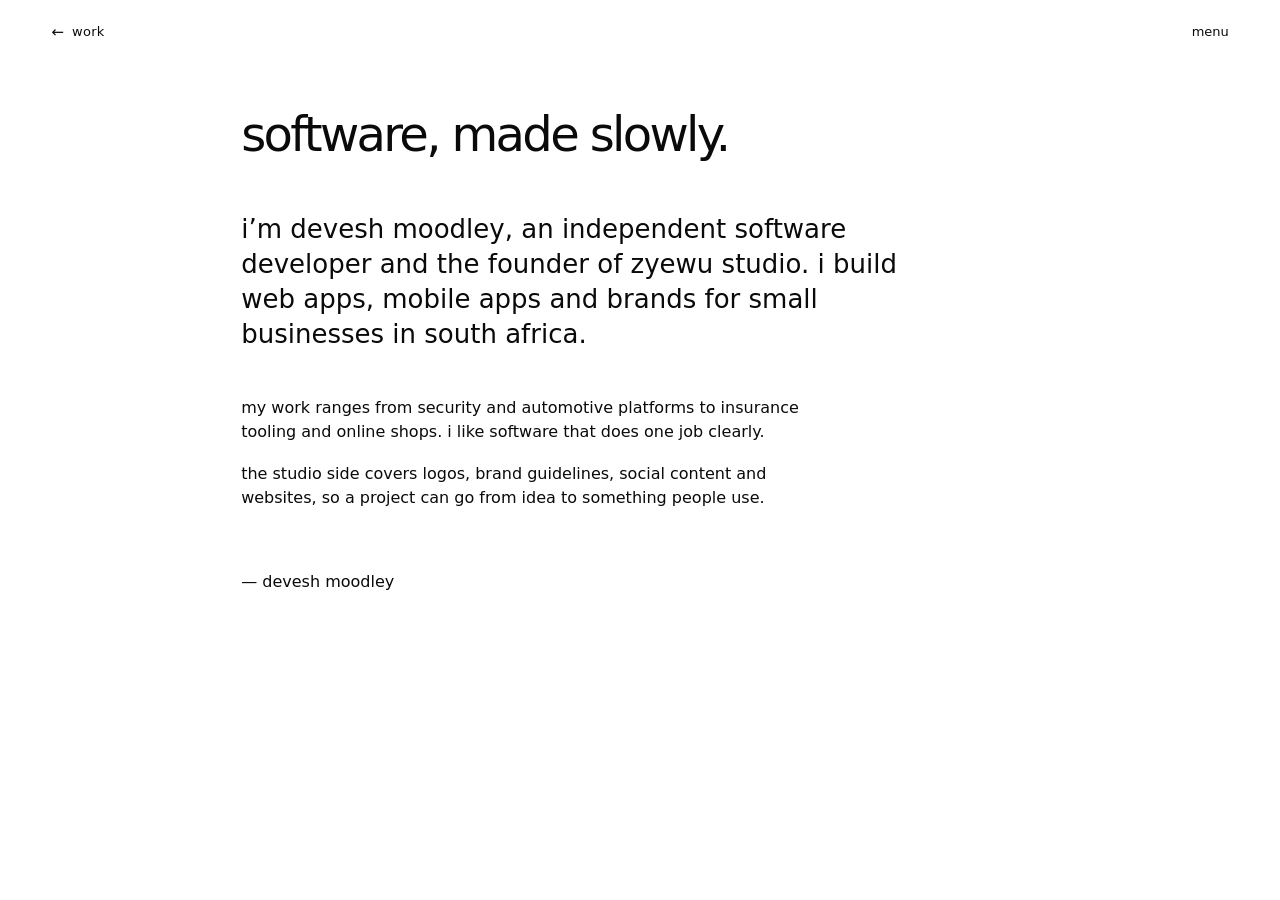
<file: about.html>
<!doctype html>
<html lang="en" class="no-js">
<head>
  <meta charset="utf-8">
  <meta name="viewport" content="width=device-width, initial-scale=1">
  <title>about — devesh moodley</title>
  <meta name="description" content="a short introduction.">
  <meta name="theme-color" content="#ffffff">
  <link rel="stylesheet" href="assets/css/style.css?v=6">
  <link rel="icon" href="assets/favicon.svg" type="image/svg+xml">
  <script>document.documentElement.className = "js";</script>
</head>
<body class="is-ready">

  <a class="skip-link" href="#main">skip to content</a>

  <header class="bar">
    <a class="bar__back" href="works.html"><span aria-hidden="true">←</span>work</a>
    <button
      class="menu"
      type="button"
      data-nav-open
      aria-label="open navigation"
      aria-haspopup="dialog"
      aria-expanded="false"
      aria-controls="nav"
    >
      <span class="roll" aria-hidden="true">
        <span class="roll__track">
          <span>menu</span>
          <span>menu</span>
        </span>
      </span>
    </button>
  </header>

  <main class="about" id="main">
    <h1 class="about__title">software, made slowly.</h1>

    <p class="about__intro">
      i&rsquo;m devesh moodley, an independent software developer and the founder of zyewu studio.
      i build web apps, mobile apps and brands for small businesses in south africa.
    </p>

    <div class="about__body">
      <p>
        my work ranges from security and automotive platforms to insurance tooling and
        online shops. i like software that does one job clearly.
      </p>
      <p>
        the studio side covers logos, brand guidelines, social content and websites,
        so a project can go from idea to something people use.
      </p>
    </div>

    <p class="about__signoff">— devesh moodley</p>
  </main>

  <div
    class="nav"
    id="nav"
    data-nav
    role="dialog"
    aria-modal="true"
    aria-label="navigation"
    aria-hidden="true"
    inert
  >
    <div class="nav__inner">
      <div class="nav__top">
        <a class="roll" href="index.html" aria-label="devesh moodley, home">
          <span class="roll__track" aria-hidden="true">
            <span>devesh moodley</span>
            <span>devesh moodley</span>
          </span>
        </a>
        <button class="menu" type="button" data-nav-close aria-label="close navigation">
          <span class="roll" aria-hidden="true">
            <span class="roll__track">
              <span>close</span>
              <span>close</span>
            </span>
          </span>
        </button>
      </div>

      <div class="nav__center">
        <nav class="nav__list" aria-label="main">
          <a class="nav__link" href="index.html">home</a>
          <a class="nav__link" href="works.html">works</a>
          <a class="nav__link" href="about.html" aria-current="page">about</a>
          <a class="nav__link" href="contact.html">contact</a>
        </nav>
      </div>
    </div>
  </div>

  <script src="assets/js/site.js?v=4" defer></script>
</body>
</html>
</file>
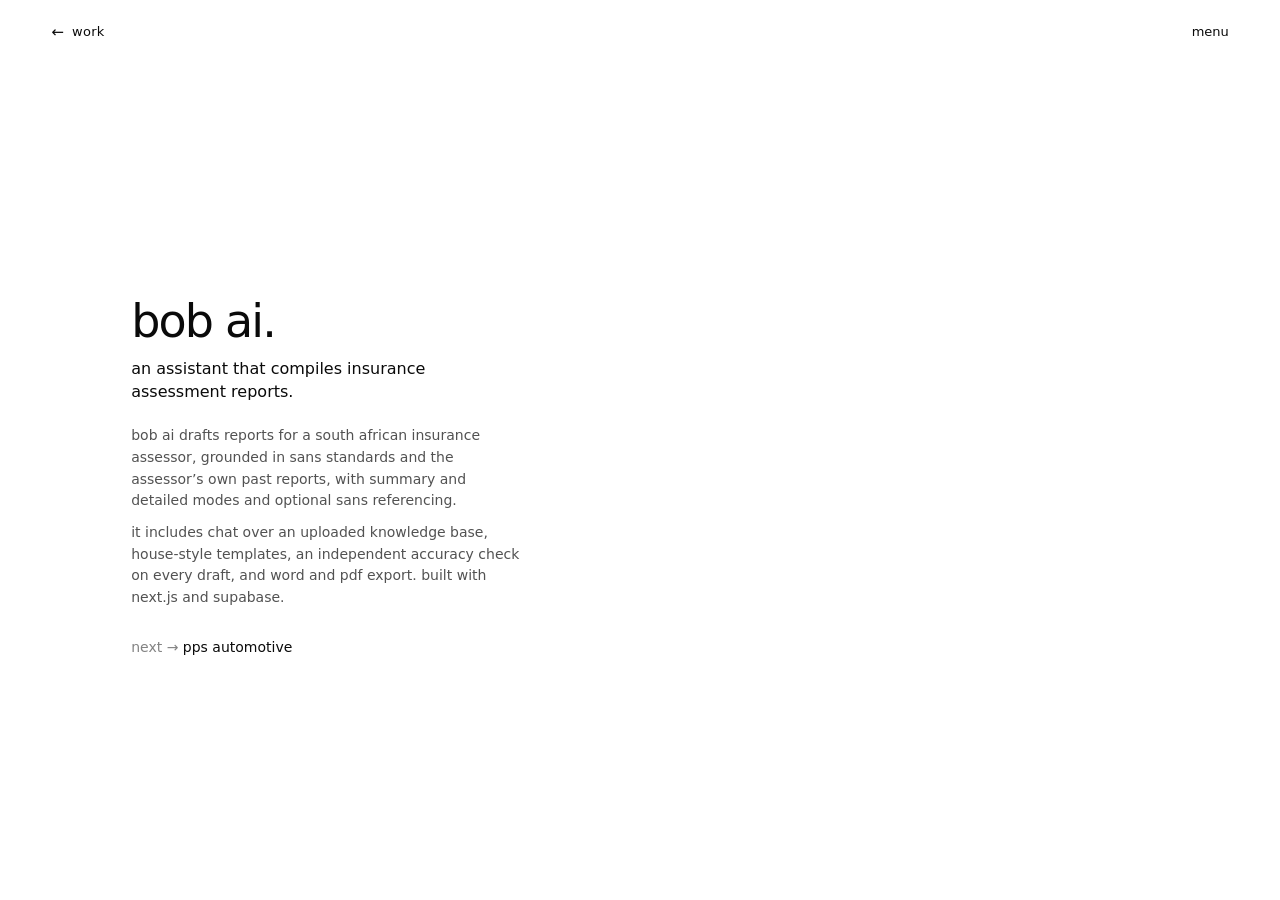
<file: bob-ai.html>
<!doctype html>
<html lang="en" class="no-js">
<head>
  <meta charset="utf-8">
  <meta name="viewport" content="width=device-width, initial-scale=1">
  <title>bob ai — devesh moodley</title>
  <meta name="description" content="bob ai, a project by devesh moodley.">
  <meta name="theme-color" content="#ffffff">
  <link rel="stylesheet" href="assets/css/style.css?v=6">
  <link rel="icon" href="assets/favicon.svg" type="image/svg+xml">
  <script>document.documentElement.className = "js";</script>
</head>
<body class="is-ready">

  <a class="skip-link" href="#main">skip to content</a>

  <header class="bar">
    <a class="bar__back" href="works.html"><span aria-hidden="true">←</span>work</a>
    <button
      class="menu"
      type="button"
      data-nav-open
      aria-label="open navigation"
      aria-haspopup="dialog"
      aria-expanded="false"
      aria-controls="nav"
    >
      <span class="roll" aria-hidden="true">
        <span class="roll__track">
          <span>menu</span>
          <span>menu</span>
        </span>
      </span>
    </button>
  </header>

  <main class="project" id="main">
    <article>
      <h1 class="project__title">bob ai.</h1>

      <p class="project__lede">
        an assistant that compiles insurance assessment reports.
      </p>

      <div class="project__body">
        <p>bob ai drafts reports for a south african insurance assessor, grounded in sans standards and the assessor&rsquo;s own past reports, with summary and detailed modes and optional sans referencing.</p>
        <p>it includes chat over an uploaded knowledge base, house-style templates, an independent accuracy check on every draft, and word and pdf export. built with next.js and supabase.</p>
      </div>

      <nav class="project__next" aria-label="next project">
        <a href="pps-automotive.html">pps automotive</a>
      </nav>
    </article>
  </main>

  <div
    class="nav"
    id="nav"
    data-nav
    role="dialog"
    aria-modal="true"
    aria-label="navigation"
    aria-hidden="true"
    inert
  >
    <div class="nav__inner">
      <div class="nav__top">
        <a class="roll" href="index.html" aria-label="devesh moodley, home">
          <span class="roll__track" aria-hidden="true">
            <span>devesh moodley</span>
            <span>devesh moodley</span>
          </span>
        </a>
        <button class="menu" type="button" data-nav-close aria-label="close navigation">
          <span class="roll" aria-hidden="true">
            <span class="roll__track">
              <span>close</span>
              <span>close</span>
            </span>
          </span>
        </button>
      </div>

      <div class="nav__center">
        <nav class="nav__list" aria-label="main">
          <a class="nav__link" href="index.html">home</a>
          <a class="nav__link" href="works.html" aria-current="page">works</a>
          <a class="nav__link" href="about.html">about</a>
          <a class="nav__link" href="contact.html">contact</a>
        </nav>
      </div>
    </div>
  </div>

  <script src="assets/js/site.js?v=4" defer></script>
</body>
</html>
</file>
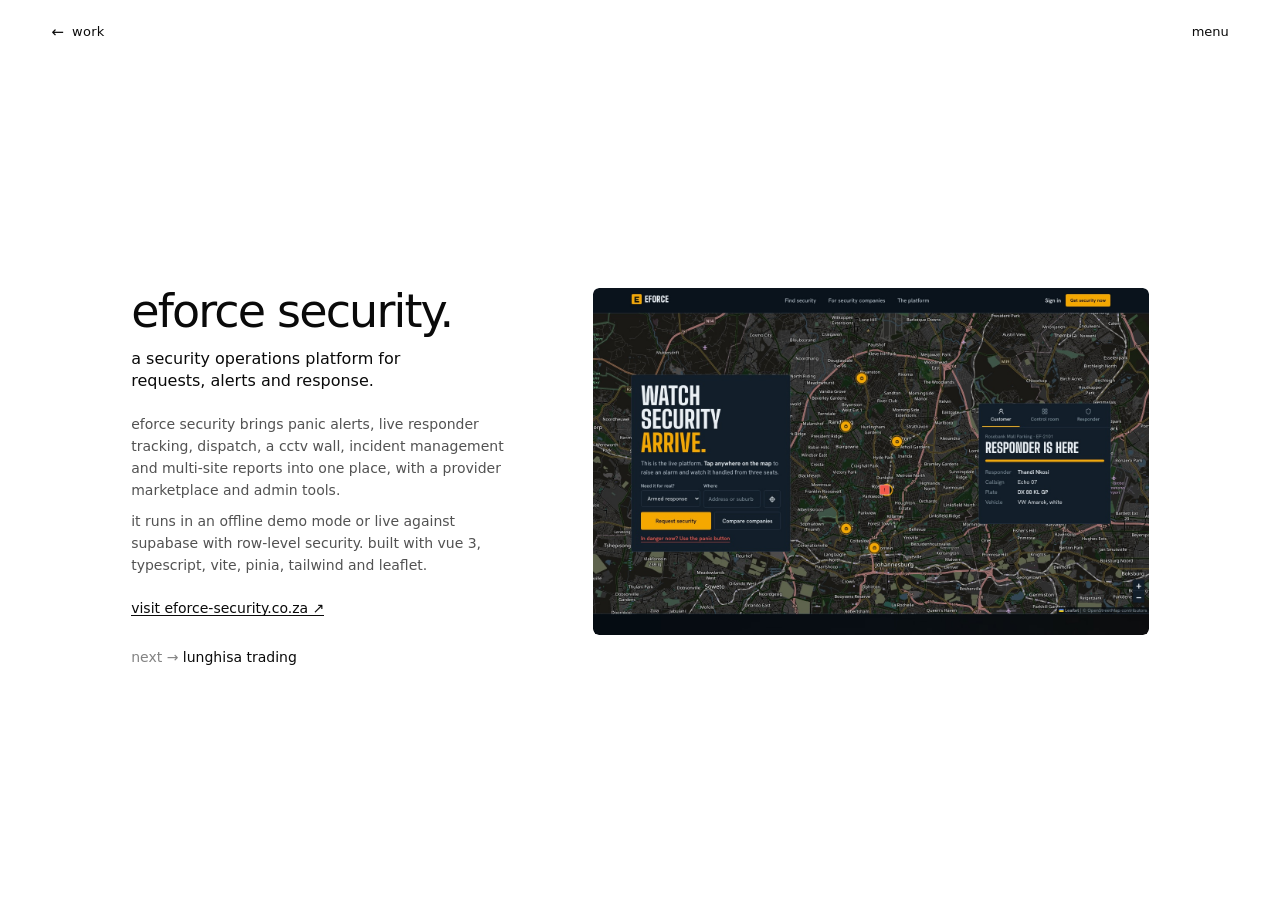
<file: eforce-security.html>
<!doctype html>
<html lang="en" class="no-js">
<head>
  <meta charset="utf-8">
  <meta name="viewport" content="width=device-width, initial-scale=1">
  <title>eforce security — devesh moodley</title>
  <meta name="description" content="eforce security, a project by devesh moodley.">
  <meta name="theme-color" content="#ffffff">
  <link rel="stylesheet" href="assets/css/style.css?v=6">
  <link rel="icon" href="assets/favicon.svg" type="image/svg+xml">
  <script>document.documentElement.className = "js";</script>
</head>
<body class="is-ready">

  <a class="skip-link" href="#main">skip to content</a>

  <header class="bar">
    <a class="bar__back" href="works.html"><span aria-hidden="true">←</span>work</a>
    <button
      class="menu"
      type="button"
      data-nav-open
      aria-label="open navigation"
      aria-haspopup="dialog"
      aria-expanded="false"
      aria-controls="nav"
    >
      <span class="roll" aria-hidden="true">
        <span class="roll__track">
          <span>menu</span>
          <span>menu</span>
        </span>
      </span>
    </button>
  </header>

  <main class="project" id="main">
    <article>
      <h1 class="project__title">eforce security.</h1>

      <p class="project__lede">
        a security operations platform for requests, alerts and response.
      </p>

      <figure class="project__figure">
        <img src="assets/img/eforce-security.jpg" alt="screenshot of the eforce security platform home page" width="1440" height="900">
      </figure>

      <div class="project__body">
        <p>eforce security brings panic alerts, live responder tracking, dispatch, a cctv wall, incident management and multi-site reports into one place, with a provider marketplace and admin tools.</p>
        <p>it runs in an offline demo mode or live against supabase with row-level security. built with vue 3, typescript, vite, pinia, tailwind and leaflet.</p>
      </div>

      <p class="project__visit">
        <a href="https://www.eforce-security.co.za" target="_blank" rel="noopener noreferrer">visit eforce-security.co.za ↗</a>
      </p>

      <nav class="project__next" aria-label="next project">
        <a href="lunghisa-trading.html">lunghisa trading</a>
      </nav>
    </article>
  </main>

  <div
    class="nav"
    id="nav"
    data-nav
    role="dialog"
    aria-modal="true"
    aria-label="navigation"
    aria-hidden="true"
    inert
  >
    <div class="nav__inner">
      <div class="nav__top">
        <a class="roll" href="index.html" aria-label="devesh moodley, home">
          <span class="roll__track" aria-hidden="true">
            <span>devesh moodley</span>
            <span>devesh moodley</span>
          </span>
        </a>
        <button class="menu" type="button" data-nav-close aria-label="close navigation">
          <span class="roll" aria-hidden="true">
            <span class="roll__track">
              <span>close</span>
              <span>close</span>
            </span>
          </span>
        </button>
      </div>

      <div class="nav__center">
        <nav class="nav__list" aria-label="main">
          <a class="nav__link" href="index.html">home</a>
          <a class="nav__link" href="works.html" aria-current="page">works</a>
          <a class="nav__link" href="about.html">about</a>
          <a class="nav__link" href="contact.html">contact</a>
        </nav>
      </div>
    </div>
  </div>

  <script src="assets/js/site.js?v=4" defer></script>
</body>
</html>
</file>
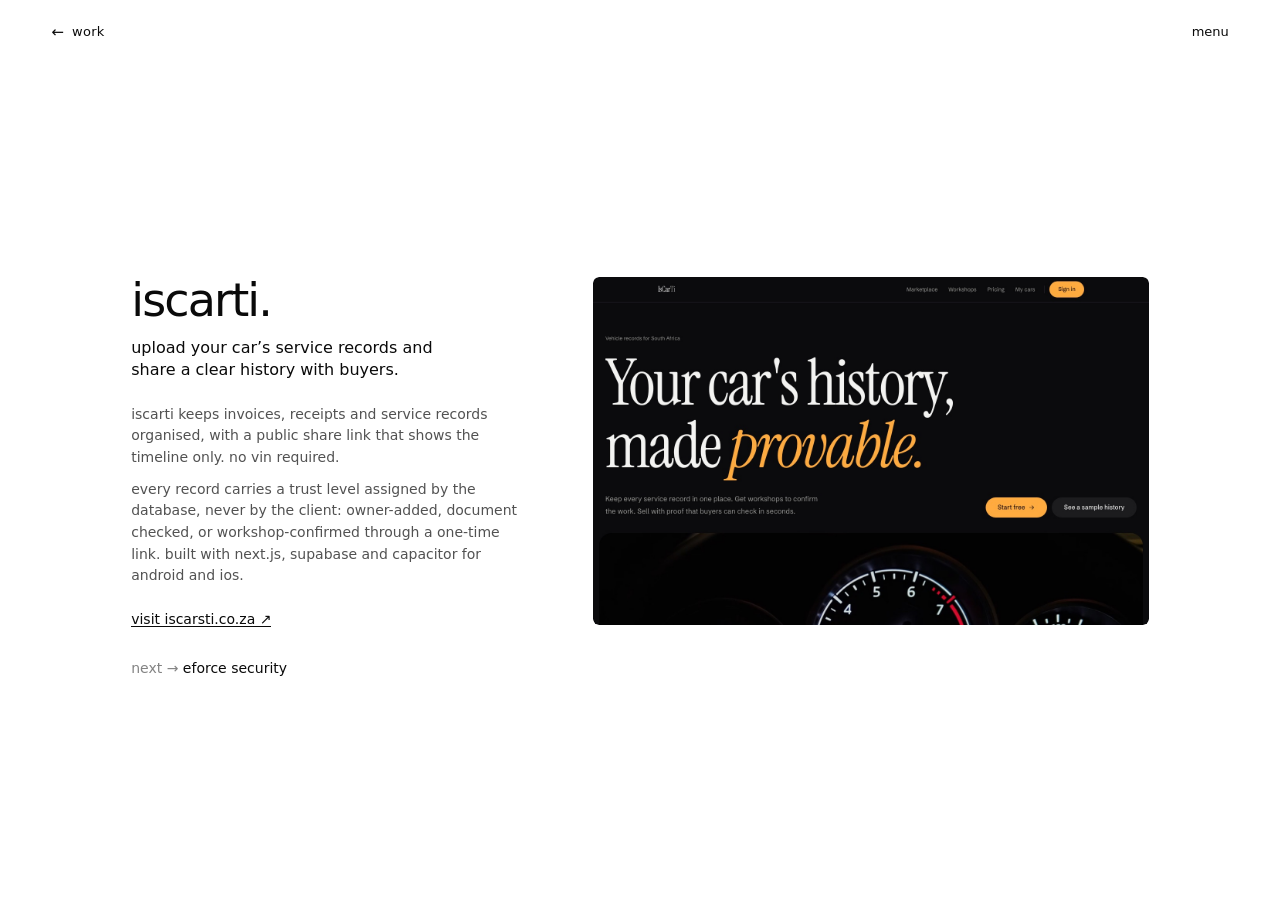
<file: iscarti.html>
<!doctype html>
<html lang="en" class="no-js">
<head>
  <meta charset="utf-8">
  <meta name="viewport" content="width=device-width, initial-scale=1">
  <title>iscarti — devesh moodley</title>
  <meta name="description" content="iscarti, a project by devesh moodley.">
  <meta name="theme-color" content="#ffffff">
  <link rel="stylesheet" href="assets/css/style.css?v=6">
  <link rel="icon" href="assets/favicon.svg" type="image/svg+xml">
  <script>document.documentElement.className = "js";</script>
</head>
<body class="is-ready">

  <a class="skip-link" href="#main">skip to content</a>

  <header class="bar">
    <a class="bar__back" href="works.html"><span aria-hidden="true">←</span>work</a>
    <button
      class="menu"
      type="button"
      data-nav-open
      aria-label="open navigation"
      aria-haspopup="dialog"
      aria-expanded="false"
      aria-controls="nav"
    >
      <span class="roll" aria-hidden="true">
        <span class="roll__track">
          <span>menu</span>
          <span>menu</span>
        </span>
      </span>
    </button>
  </header>

  <main class="project" id="main">
    <article>
      <h1 class="project__title">iscarti.</h1>

      <p class="project__lede">
        upload your car&rsquo;s service records and share a clear history with buyers.
      </p>

      <figure class="project__figure">
        <img src="assets/img/iscarti.jpg" alt="screenshot of the iscarti website home page" width="1440" height="900">
      </figure>

      <div class="project__body">
        <p>iscarti keeps invoices, receipts and service records organised, with a public share link that shows the timeline only. no vin required.</p>
        <p>every record carries a trust level assigned by the database, never by the client: owner-added, document checked, or workshop-confirmed through a one-time link. built with next.js, supabase and capacitor for android and ios.</p>
      </div>

      <p class="project__visit">
        <a href="https://www.iscarsti.co.za" target="_blank" rel="noopener noreferrer">visit iscarsti.co.za ↗</a>
      </p>

      <nav class="project__next" aria-label="next project">
        <a href="eforce-security.html">eforce security</a>
      </nav>
    </article>
  </main>

  <div
    class="nav"
    id="nav"
    data-nav
    role="dialog"
    aria-modal="true"
    aria-label="navigation"
    aria-hidden="true"
    inert
  >
    <div class="nav__inner">
      <div class="nav__top">
        <a class="roll" href="index.html" aria-label="devesh moodley, home">
          <span class="roll__track" aria-hidden="true">
            <span>devesh moodley</span>
            <span>devesh moodley</span>
          </span>
        </a>
        <button class="menu" type="button" data-nav-close aria-label="close navigation">
          <span class="roll" aria-hidden="true">
            <span class="roll__track">
              <span>close</span>
              <span>close</span>
            </span>
          </span>
        </button>
      </div>

      <div class="nav__center">
        <nav class="nav__list" aria-label="main">
          <a class="nav__link" href="index.html">home</a>
          <a class="nav__link" href="works.html" aria-current="page">works</a>
          <a class="nav__link" href="about.html">about</a>
          <a class="nav__link" href="contact.html">contact</a>
        </nav>
      </div>
    </div>
  </div>

  <script src="assets/js/site.js?v=4" defer></script>
</body>
</html>
</file>
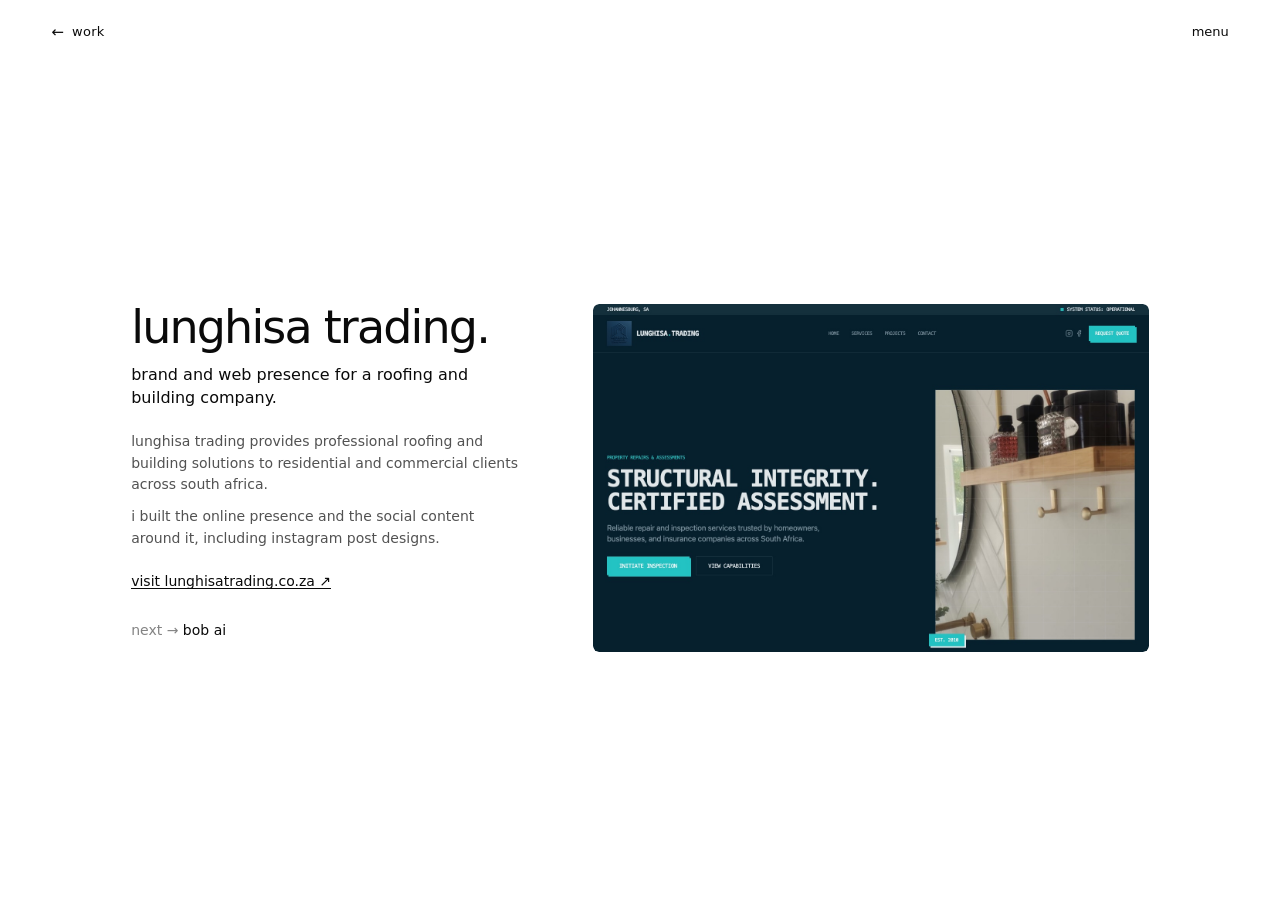
<file: lunghisa-trading.html>
<!doctype html>
<html lang="en" class="no-js">
<head>
  <meta charset="utf-8">
  <meta name="viewport" content="width=device-width, initial-scale=1">
  <title>lunghisa trading — devesh moodley</title>
  <meta name="description" content="lunghisa trading, a project by devesh moodley.">
  <meta name="theme-color" content="#ffffff">
  <link rel="stylesheet" href="assets/css/style.css?v=6">
  <link rel="icon" href="assets/favicon.svg" type="image/svg+xml">
  <script>document.documentElement.className = "js";</script>
</head>
<body class="is-ready">

  <a class="skip-link" href="#main">skip to content</a>

  <header class="bar">
    <a class="bar__back" href="works.html"><span aria-hidden="true">←</span>work</a>
    <button
      class="menu"
      type="button"
      data-nav-open
      aria-label="open navigation"
      aria-haspopup="dialog"
      aria-expanded="false"
      aria-controls="nav"
    >
      <span class="roll" aria-hidden="true">
        <span class="roll__track">
          <span>menu</span>
          <span>menu</span>
        </span>
      </span>
    </button>
  </header>

  <main class="project" id="main">
    <article>
      <h1 class="project__title">lunghisa trading.</h1>

      <p class="project__lede">
        brand and web presence for a roofing and building company.
      </p>

      <figure class="project__figure">
        <img src="assets/img/lunghisa-trading.jpg" alt="screenshot of the lunghisa trading website" width="1440" height="900">
      </figure>

      <div class="project__body">
        <p>lunghisa trading provides professional roofing and building solutions to residential and commercial clients across south africa.</p>
        <p>i built the online presence and the social content around it, including instagram post designs.</p>
      </div>

      <p class="project__visit">
        <a href="https://lunghisatrading.co.za" target="_blank" rel="noopener noreferrer">visit lunghisatrading.co.za ↗</a>
      </p>

      <nav class="project__next" aria-label="next project">
        <a href="bob-ai.html">bob ai</a>
      </nav>
    </article>
  </main>

  <div
    class="nav"
    id="nav"
    data-nav
    role="dialog"
    aria-modal="true"
    aria-label="navigation"
    aria-hidden="true"
    inert
  >
    <div class="nav__inner">
      <div class="nav__top">
        <a class="roll" href="index.html" aria-label="devesh moodley, home">
          <span class="roll__track" aria-hidden="true">
            <span>devesh moodley</span>
            <span>devesh moodley</span>
          </span>
        </a>
        <button class="menu" type="button" data-nav-close aria-label="close navigation">
          <span class="roll" aria-hidden="true">
            <span class="roll__track">
              <span>close</span>
              <span>close</span>
            </span>
          </span>
        </button>
      </div>

      <div class="nav__center">
        <nav class="nav__list" aria-label="main">
          <a class="nav__link" href="index.html">home</a>
          <a class="nav__link" href="works.html" aria-current="page">works</a>
          <a class="nav__link" href="about.html">about</a>
          <a class="nav__link" href="contact.html">contact</a>
        </nav>
      </div>
    </div>
  </div>

  <script src="assets/js/site.js?v=4" defer></script>
</body>
</html>
</file>
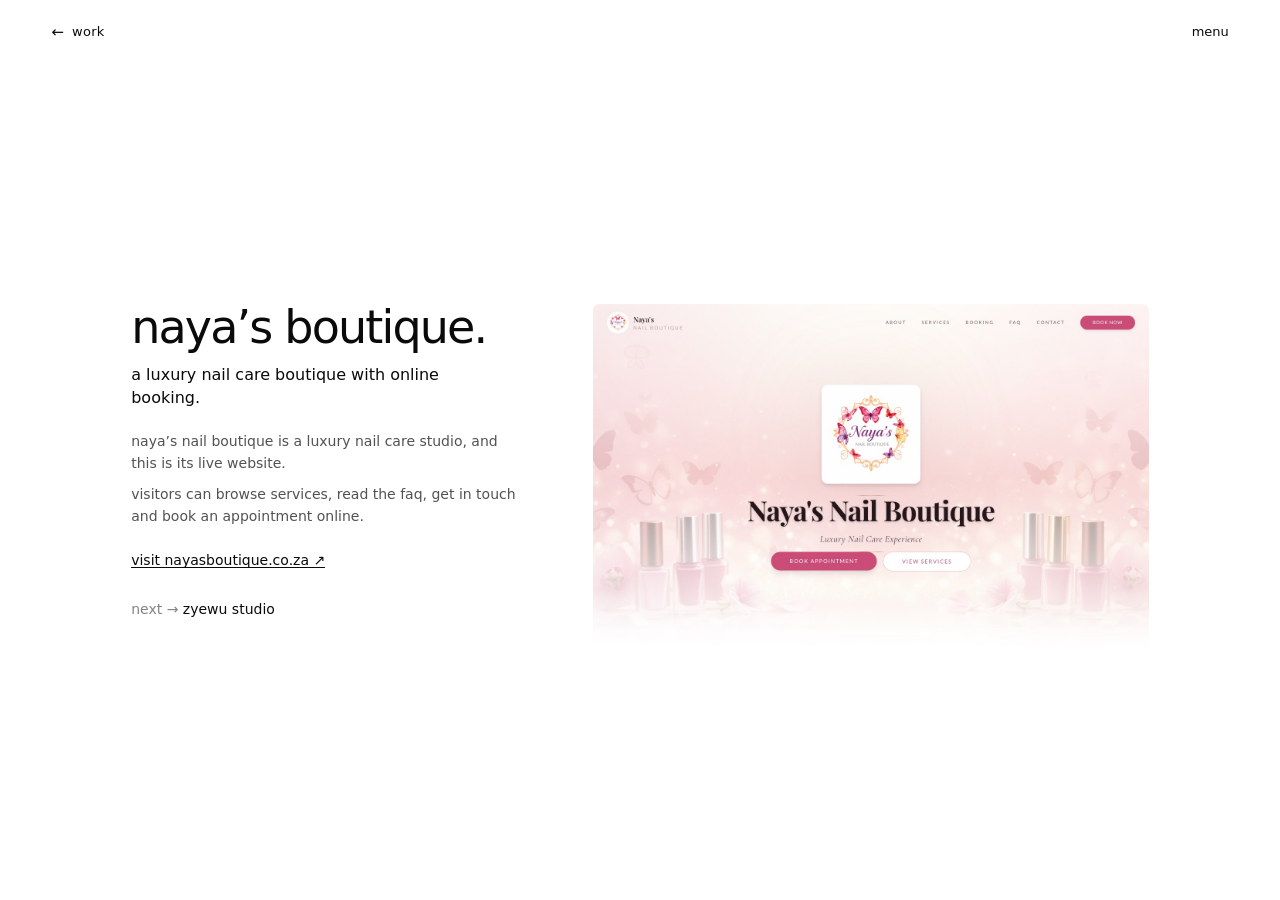
<file: nayas-boutique.html>
<!doctype html>
<html lang="en" class="no-js">
<head>
  <meta charset="utf-8">
  <meta name="viewport" content="width=device-width, initial-scale=1">
  <title>naya’s boutique — devesh moodley</title>
  <meta name="description" content="naya’s boutique, a project by devesh moodley.">
  <meta name="theme-color" content="#ffffff">
  <link rel="stylesheet" href="assets/css/style.css?v=6">
  <link rel="icon" href="assets/favicon.svg" type="image/svg+xml">
  <script>document.documentElement.className = "js";</script>
</head>
<body class="is-ready">

  <a class="skip-link" href="#main">skip to content</a>

  <header class="bar">
    <a class="bar__back" href="works.html"><span aria-hidden="true">←</span>work</a>
    <button
      class="menu"
      type="button"
      data-nav-open
      aria-label="open navigation"
      aria-haspopup="dialog"
      aria-expanded="false"
      aria-controls="nav"
    >
      <span class="roll" aria-hidden="true">
        <span class="roll__track">
          <span>menu</span>
          <span>menu</span>
        </span>
      </span>
    </button>
  </header>

  <main class="project" id="main">
    <article>
      <h1 class="project__title">naya&rsquo;s boutique.</h1>

      <p class="project__lede">
        a luxury nail care boutique with online booking.
      </p>

      <figure class="project__figure">
        <img src="assets/img/nayas-boutique.jpg" alt="screenshot of the naya’s nail boutique website" width="1440" height="900">
      </figure>

      <div class="project__body">
        <p>naya&rsquo;s nail boutique is a luxury nail care studio, and this is its live website.</p>
        <p>visitors can browse services, read the faq, get in touch and book an appointment online.</p>
      </div>

      <p class="project__visit">
        <a href="https://nayasboutique.co.za" target="_blank" rel="noopener noreferrer">visit nayasboutique.co.za ↗</a>
      </p>

      <nav class="project__next" aria-label="next project">
        <a href="zyewu-studio.html">zyewu studio</a>
      </nav>
    </article>
  </main>

  <div
    class="nav"
    id="nav"
    data-nav
    role="dialog"
    aria-modal="true"
    aria-label="navigation"
    aria-hidden="true"
    inert
  >
    <div class="nav__inner">
      <div class="nav__top">
        <a class="roll" href="index.html" aria-label="devesh moodley, home">
          <span class="roll__track" aria-hidden="true">
            <span>devesh moodley</span>
            <span>devesh moodley</span>
          </span>
        </a>
        <button class="menu" type="button" data-nav-close aria-label="close navigation">
          <span class="roll" aria-hidden="true">
            <span class="roll__track">
              <span>close</span>
              <span>close</span>
            </span>
          </span>
        </button>
      </div>

      <div class="nav__center">
        <nav class="nav__list" aria-label="main">
          <a class="nav__link" href="index.html">home</a>
          <a class="nav__link" href="works.html" aria-current="page">works</a>
          <a class="nav__link" href="about.html">about</a>
          <a class="nav__link" href="contact.html">contact</a>
        </nav>
      </div>
    </div>
  </div>

  <script src="assets/js/site.js?v=4" defer></script>
</body>
</html>
</file>
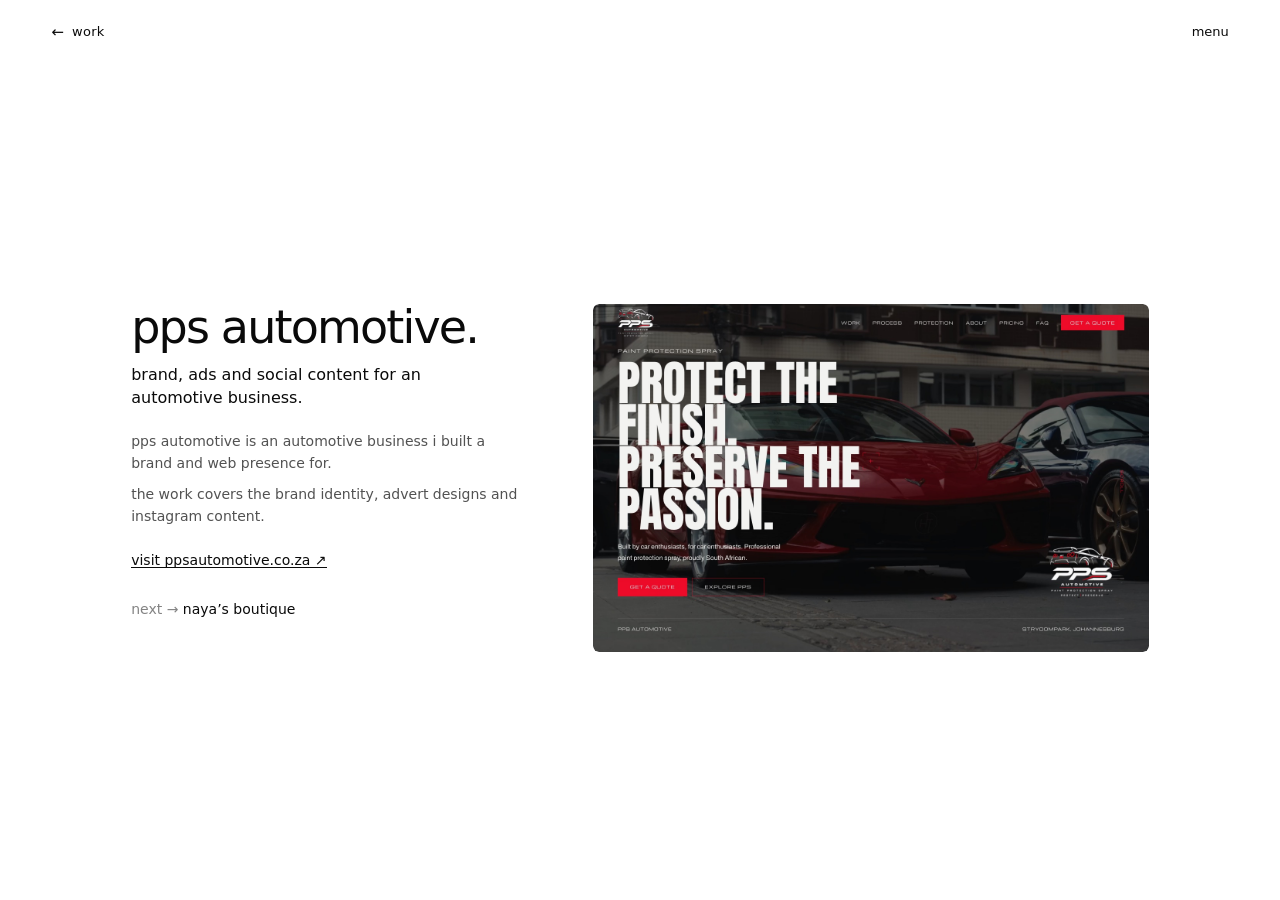
<file: pps-automotive.html>
<!doctype html>
<html lang="en" class="no-js">
<head>
  <meta charset="utf-8">
  <meta name="viewport" content="width=device-width, initial-scale=1">
  <title>pps automotive — devesh moodley</title>
  <meta name="description" content="pps automotive, a project by devesh moodley.">
  <meta name="theme-color" content="#ffffff">
  <link rel="stylesheet" href="assets/css/style.css?v=6">
  <link rel="icon" href="assets/favicon.svg" type="image/svg+xml">
  <script>document.documentElement.className = "js";</script>
</head>
<body class="is-ready">

  <a class="skip-link" href="#main">skip to content</a>

  <header class="bar">
    <a class="bar__back" href="works.html"><span aria-hidden="true">←</span>work</a>
    <button
      class="menu"
      type="button"
      data-nav-open
      aria-label="open navigation"
      aria-haspopup="dialog"
      aria-expanded="false"
      aria-controls="nav"
    >
      <span class="roll" aria-hidden="true">
        <span class="roll__track">
          <span>menu</span>
          <span>menu</span>
        </span>
      </span>
    </button>
  </header>

  <main class="project" id="main">
    <article>
      <h1 class="project__title">pps automotive.</h1>

      <p class="project__lede">
        brand, ads and social content for an automotive business.
      </p>

      <figure class="project__figure">
        <img src="assets/img/pps-automotive.jpg" alt="screenshot of the pps automotive website" width="1440" height="900">
      </figure>

      <div class="project__body">
        <p>pps automotive is an automotive business i built a brand and web presence for.</p>
        <p>the work covers the brand identity, advert designs and instagram content.</p>
      </div>

      <p class="project__visit">
        <a href="https://ppsautomotive.co.za" target="_blank" rel="noopener noreferrer">visit ppsautomotive.co.za ↗</a>
      </p>

      <nav class="project__next" aria-label="next project">
        <a href="nayas-boutique.html">naya&rsquo;s boutique</a>
      </nav>
    </article>
  </main>

  <div
    class="nav"
    id="nav"
    data-nav
    role="dialog"
    aria-modal="true"
    aria-label="navigation"
    aria-hidden="true"
    inert
  >
    <div class="nav__inner">
      <div class="nav__top">
        <a class="roll" href="index.html" aria-label="devesh moodley, home">
          <span class="roll__track" aria-hidden="true">
            <span>devesh moodley</span>
            <span>devesh moodley</span>
          </span>
        </a>
        <button class="menu" type="button" data-nav-close aria-label="close navigation">
          <span class="roll" aria-hidden="true">
            <span class="roll__track">
              <span>close</span>
              <span>close</span>
            </span>
          </span>
        </button>
      </div>

      <div class="nav__center">
        <nav class="nav__list" aria-label="main">
          <a class="nav__link" href="index.html">home</a>
          <a class="nav__link" href="works.html" aria-current="page">works</a>
          <a class="nav__link" href="about.html">about</a>
          <a class="nav__link" href="contact.html">contact</a>
        </nav>
      </div>
    </div>
  </div>

  <script src="assets/js/site.js?v=4" defer></script>
</body>
</html>
</file>
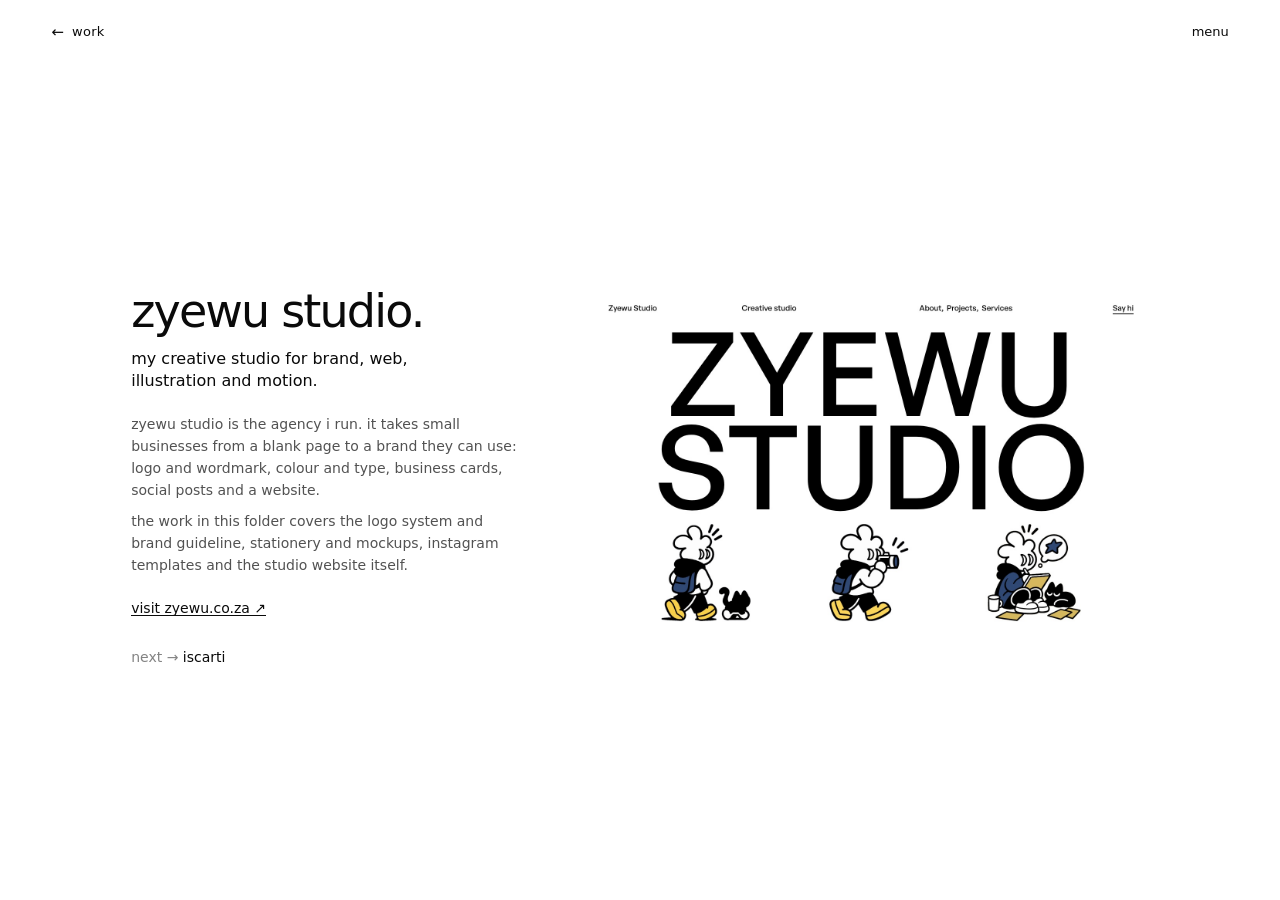
<file: zyewu-studio.html>
<!doctype html>
<html lang="en" class="no-js">
<head>
  <meta charset="utf-8">
  <meta name="viewport" content="width=device-width, initial-scale=1">
  <title>zyewu studio — devesh moodley</title>
  <meta name="description" content="zyewu studio, a project by devesh moodley.">
  <meta name="theme-color" content="#ffffff">
  <link rel="stylesheet" href="assets/css/style.css?v=6">
  <link rel="icon" href="assets/favicon.svg" type="image/svg+xml">
  <script>document.documentElement.className = "js";</script>
</head>
<body class="is-ready">

  <a class="skip-link" href="#main">skip to content</a>

  <header class="bar">
    <a class="bar__back" href="works.html"><span aria-hidden="true">←</span>work</a>
    <button
      class="menu"
      type="button"
      data-nav-open
      aria-label="open navigation"
      aria-haspopup="dialog"
      aria-expanded="false"
      aria-controls="nav"
    >
      <span class="roll" aria-hidden="true">
        <span class="roll__track">
          <span>menu</span>
          <span>menu</span>
        </span>
      </span>
    </button>
  </header>

  <main class="project" id="main">
    <article>
      <h1 class="project__title">zyewu studio.</h1>

      <p class="project__lede">
        my creative studio for brand, web, illustration and motion.
      </p>

      <figure class="project__figure">
        <img src="assets/img/zyewu-studio.jpg" alt="screenshot of the zyewu studio website" width="1440" height="900">
      </figure>

      <div class="project__body">
        <p>zyewu studio is the agency i run. it takes small businesses from a blank page to a brand they can use: logo and wordmark, colour and type, business cards, social posts and a website.</p>
        <p>the work in this folder covers the logo system and brand guideline, stationery and mockups, instagram templates and the studio website itself.</p>
      </div>

      <p class="project__visit">
        <a href="https://zyewu.co.za" target="_blank" rel="noopener noreferrer">visit zyewu.co.za ↗</a>
      </p>

      <nav class="project__next" aria-label="next project">
        <a href="iscarti.html">iscarti</a>
      </nav>
    </article>
  </main>

  <div
    class="nav"
    id="nav"
    data-nav
    role="dialog"
    aria-modal="true"
    aria-label="navigation"
    aria-hidden="true"
    inert
  >
    <div class="nav__inner">
      <div class="nav__top">
        <a class="roll" href="index.html" aria-label="devesh moodley, home">
          <span class="roll__track" aria-hidden="true">
            <span>devesh moodley</span>
            <span>devesh moodley</span>
          </span>
        </a>
        <button class="menu" type="button" data-nav-close aria-label="close navigation">
          <span class="roll" aria-hidden="true">
            <span class="roll__track">
              <span>close</span>
              <span>close</span>
            </span>
          </span>
        </button>
      </div>

      <div class="nav__center">
        <nav class="nav__list" aria-label="main">
          <a class="nav__link" href="index.html">home</a>
          <a class="nav__link" href="works.html" aria-current="page">works</a>
          <a class="nav__link" href="about.html">about</a>
          <a class="nav__link" href="contact.html">contact</a>
        </nav>
      </div>
    </div>
  </div>

  <script src="assets/js/site.js?v=4" defer></script>
</body>
</html>
</file>
<file: assets/css/style.css>
/* ------------------------------------------------------------------
   Minimal monochrome portfolio: one font, lowercase, no micro-labels.
------------------------------------------------------------------- */

:root {
  --paper: #ffffff;
  --ink: #0a0a0a;
  --font: system-ui, -apple-system, BlinkMacSystemFont, "Segoe UI", Roboto,
    Helvetica, Arial, sans-serif;
  --mono: ui-monospace, SFMono-Regular, Menlo, Consolas, "Liberation Mono",
    monospace;
  --inset: clamp(20px, 4vw, 56px);
  --ease: cubic-bezier(0.22, 1, 0.36, 1);
}

*,
*::before,
*::after {
  box-sizing: border-box;
}

html {
  -webkit-text-size-adjust: 100%;
}

body {
  margin: 0;
  background: var(--paper);
  color: var(--ink);
  font-family: var(--font);
  font-size: 16px;
  line-height: 1.5;
  text-transform: lowercase;
  overflow-x: hidden;
  -webkit-font-smoothing: antialiased;
}

h1,
h2,
p,
figure,
dl,
dd {
  margin: 0;
}

a {
  color: inherit;
  text-decoration: none;
}

button {
  font: inherit;
  color: inherit;
}

img {
  display: block;
  max-width: 100%;
}

::selection {
  background: var(--ink);
  color: var(--paper);
}

:focus-visible {
  outline: 2px solid currentColor;
  outline-offset: 5px;
}

.skip-link {
  position: fixed;
  top: -100px;
  left: var(--inset);
  z-index: 500;
  padding: 10px 14px;
  background: var(--ink);
  color: var(--paper);
}

.skip-link:focus {
  top: var(--inset);
}

/* ------------------------------------------------------------------
   Fixed bar
------------------------------------------------------------------- */

.bar {
  position: fixed;
  inset: 0 0 auto;
  z-index: 50;
  display: flex;
  align-items: center;
  justify-content: space-between;
  min-height: 64px;
  padding: 18px var(--inset);
  font-size: 13px;
  letter-spacing: 0.02em;
}

.bar--light {
  color: var(--paper);
}

.bar__id,
.bar__back {
  display: inline-flex;
  align-items: center;
  gap: 8px;
}

.bar__back span {
  font-size: 15px;
}

.menu {
  display: inline-flex;
  align-items: center;
  gap: 8px;
  padding: 0;
  border: 0;
  background: none;
  cursor: pointer;
  overflow: hidden;
}

.roll {
  display: block;
  height: 1.5em;
  overflow: hidden;
}

.roll__track {
  display: block;
  transition: transform 0.45s var(--ease);
}

.roll__track > span {
  display: block;
  height: 1.5em;
}

.menu:hover .roll__track,
.menu:focus-visible .roll__track {
  transform: translateY(-1.5em);
}

/* ------------------------------------------------------------------
   Navigation curtain
------------------------------------------------------------------- */

.nav {
  position: fixed;
  inset: 0;
  z-index: 100;
  background: var(--ink);
  color: var(--paper);
  clip-path: inset(0 0 100% 0);
  transition: clip-path 0.75s var(--ease);
}

.nav.is-open {
  clip-path: inset(0);
}

.nav__inner {
  display: flex;
  flex-direction: column;
  height: 100%;
  padding: 18px var(--inset) calc(var(--inset) + 12px);
}

.nav__top {
  display: flex;
  align-items: center;
  justify-content: space-between;
  font-size: 13px;
}

.nav__center {
  flex: 1;
  display: flex;
  align-items: center;
}

.nav__list {
  width: 100%;
}

.nav__link {
  display: block;
  width: max-content;
  max-width: 100%;
  font-size: clamp(44px, 8vw, 112px);
  line-height: 1.02;
  letter-spacing: -0.05em;
  transition: transform 0.5s var(--ease);
}

.nav__link:hover,
.nav__link:focus-visible {
  transform: translateX(14px);
}

/* ------------------------------------------------------------------
   Home: one ASCII sphere, nothing else
------------------------------------------------------------------- */

.home {
  min-height: 100vh;
  min-height: 100svh;
  display: grid;
  place-items: center;
  padding: 80px var(--inset);
  background: var(--ink);
  color: var(--paper);
  overflow: hidden;
}

.home__ascii {
  width: min(78vw, 720px);
  height: min(62vh, 560px);
  margin: 0;
  font-family: var(--mono);
  font-size: clamp(6.5px, 1.4vw, 11px);
  line-height: 1.06;
  letter-spacing: 0;
  white-space: pre;
  text-align: center;
  overflow: hidden;
  user-select: none;
}

.home__orb {
  display: block;
  padding: 0;
  border: 0;
  background: none;
  color: inherit;
  cursor: pointer;
  transition: transform 0.45s var(--ease);
}

.home__orb:focus-visible {
  outline: 2px solid currentColor;
  outline-offset: 10px;
}

@media (min-width: 761px) {
  .home__orb.is-transformed {
    transform: scale(1.02);
  }
}

/* ------------------------------------------------------------------
   Work index
------------------------------------------------------------------- */

.works {
  max-width: 1180px;
  margin: 0 auto;
  padding: 110px var(--inset) 60px;
}

.works__title {
  margin-bottom: clamp(24px, 4vw, 48px);
  font-size: clamp(32px, 4.6vw, 56px);
  font-weight: 400;
  line-height: 0.9;
  letter-spacing: -0.06em;
}

.work {
  display: block;
  padding: 10px 0;
}

.work__name {
  font-size: clamp(22px, 3vw, 34px);
  line-height: 1.1;
  letter-spacing: -0.03em;
}

/* ------------------------------------------------------------------
   About
------------------------------------------------------------------- */

.about {
  max-width: 900px;
  margin: 0 auto;
  padding: 110px var(--inset) 60px;
}

.about__title {
  max-width: 20ch;
  font-size: clamp(30px, 4vw, 48px);
  font-weight: 400;
  line-height: 1;
  letter-spacing: -0.055em;
}

.about__intro {
  max-width: 42ch;
  margin-top: 54px;
  font-size: clamp(19px, 2.2vw, 26px);
  line-height: 1.35;
}

.about__body {
  max-width: 56ch;
  margin-top: 44px;
  font-size: 16px;
}

.about__body p + p {
  margin-top: 18px;
}

.about__signoff {
  margin-top: 60px;
}

/* ------------------------------------------------------------------
   Contact
------------------------------------------------------------------- */

.contact {
  min-height: 100vh;
  min-height: 100svh;
  display: flex;
  flex-direction: column;
  justify-content: center;
  padding: 110px var(--inset) 70px;
}

.contact__title {
  font-size: clamp(46px, 10vw, 148px);
  font-weight: 400;
  line-height: 0.92;
  letter-spacing: -0.055em;
}

.contact__mail {
  display: flex;
  align-items: baseline;
  gap: 14px;
  margin-top: clamp(36px, 6vw, 70px);
}

.contact__mail button {
  padding: 0 0 5px;
  border: 0;
  background: none;
  font-size: clamp(16px, 2.4vw, 24px);
  cursor: pointer;
}

.contact__status {
  font-size: 13px;
}

.contact__links {
  display: flex;
  flex-wrap: wrap;
  gap: 28px;
  margin-top: 26px;
  font-size: 13px;
}

/* ------------------------------------------------------------------
   Case studies: compact, two columns, fits one screen
------------------------------------------------------------------- */

.project {
  max-width: 1120px;
  min-height: 100vh;
  margin: 0 auto;
  padding: 96px var(--inset) 40px;
  display: flex;
  align-items: center;
}

.project article {
  width: 100%;
  display: grid;
  grid-template-columns: minmax(0, 5fr) minmax(0, 7fr);
  grid-auto-rows: min-content;
  column-gap: clamp(28px, 5vw, 72px);
  align-items: start;
}

.project__title {
  font-size: clamp(30px, 3.6vw, 46px);
  font-weight: 400;
  line-height: 1;
  letter-spacing: -0.04em;
}

.project__lede {
  max-width: 34ch;
  margin-top: 14px;
  font-size: 16px;
  line-height: 1.4;
}

.project__body {
  max-width: 44ch;
  margin: 22px 0 0;
  font-size: 14px;
  line-height: 1.55;
  opacity: 0.7;
}

.project__body p + p {
  margin-top: 10px;
}

.project__visit {
  margin-top: 22px;
  font-size: 14px;
}

.project__visit a {
  text-decoration: underline;
  text-underline-offset: 4px;
}

.project__next {
  margin-top: 28px;
  font-size: 14px;
}

.project__next a::before {
  content: "next → ";
  opacity: 0.5;
}

.project__figure {
  grid-column: 2;
  grid-row: 1 / span 6;
}

.project__figure img {
  width: 100%;
  height: auto;
  max-height: calc(100vh - 150px);
  object-fit: cover;
  object-position: top;
  border-radius: 6px;
}

/* ------------------------------------------------------------------
   Responsive
------------------------------------------------------------------- */

@media (max-width: 760px) {
  .bar {
    min-height: 56px;
  }

  .nav__link {
    font-size: clamp(40px, 12vw, 72px);
  }

  .home__ascii {
    width: 88vw;
    height: min(58vh, 460px);
    font-size: clamp(6px, 1.7vw, 8px);
  }

  .works,
  .about {
    padding-top: 90px;
  }

  .contact__links {
    gap: 20px;
  }
}

@media (prefers-reduced-motion: reduce) {
  *,
  *::before,
  *::after {
    transition-duration: 0.001ms !important;
    animation-duration: 0.001ms !important;
  }
}

.project article > :not(.project__title):not(.project__figure) {
  grid-column: 1;
}

@media (max-width: 860px) {
  .project {
    display: block;
    padding-top: 84px;
  }

  .project article {
    display: block;
  }

  .project__figure {
    margin-top: 24px;
  }

  .project__figure img {
    max-height: none;
  }
}

/* ------------------------------------------------------------------
   Hover motion: small, quick, no decoration
------------------------------------------------------------------- */

.works__list .work {
  transition: opacity 0.35s var(--ease);
}

.work__name {
  display: inline-block;
  transition: transform 0.45s var(--ease);
}

.work__name::after {
  content: "\2192";
  display: inline-block;
  margin-left: 0.4em;
  opacity: 0;
  transform: translateX(-0.6em);
  transition: opacity 0.35s var(--ease), transform 0.45s var(--ease);
}

@media (hover: hover) {
  .works__list:hover .work {
    opacity: 0.28;
  }

  .works__list .work:hover,
  .works__list .work:focus-visible {
    opacity: 1;
  }

  .work:hover .work__name,
  .work:focus-visible .work__name {
    transform: translateX(10px);
  }

  .work:hover .work__name::after,
  .work:focus-visible .work__name::after {
    opacity: 1;
    transform: translateX(0);
  }
}

.project__visit a,
.project__next a,
.contact__links a,
.contact__mail button {
  background-image: linear-gradient(currentColor, currentColor);
  background-repeat: no-repeat;
  background-position: 0 100%;
  background-size: 0 1px;
  text-decoration: none;
  transition: background-size 0.4s var(--ease), opacity 0.3s var(--ease);
}

.project__visit a {
  background-size: 100% 1px;
}

.project__visit a:hover,
.project__visit a:focus-visible,
.project__next a:hover,
.project__next a:focus-visible,
.contact__links a:hover,
.contact__links a:focus-visible,
.contact__mail button:hover,
.contact__mail button:focus-visible {
  background-size: 100% 1px;
}

.project__visit a:hover {
  background-size: 0 1px;
}

.bar__back span {
  display: inline-block;
  transition: transform 0.35s var(--ease);
}

.bar__back:hover span {
  transform: translateX(-4px);
}

.project__figure {
  overflow: hidden;
  border-radius: 6px;
}

.project__figure img {
  transition: transform 0.9s var(--ease);
}

@media (hover: hover) {
  .project__figure:hover img {
    transform: scale(1.025);
  }
}

/* ------------------------------------------------------------------
   Pages fade in and out
------------------------------------------------------------------- */

@keyframes page-in {
  from {
    opacity: 0;
    transform: translateY(10px);
  }
  to {
    opacity: 1;
    transform: none;
  }
}

main {
  animation: page-in 0.7s var(--ease) both;
}

body {
  transition: opacity 0.3s var(--ease);
}

body.is-leaving {
  opacity: 0;
}

.work__name {
  display: block;
  width: fit-content;
}
</file>
